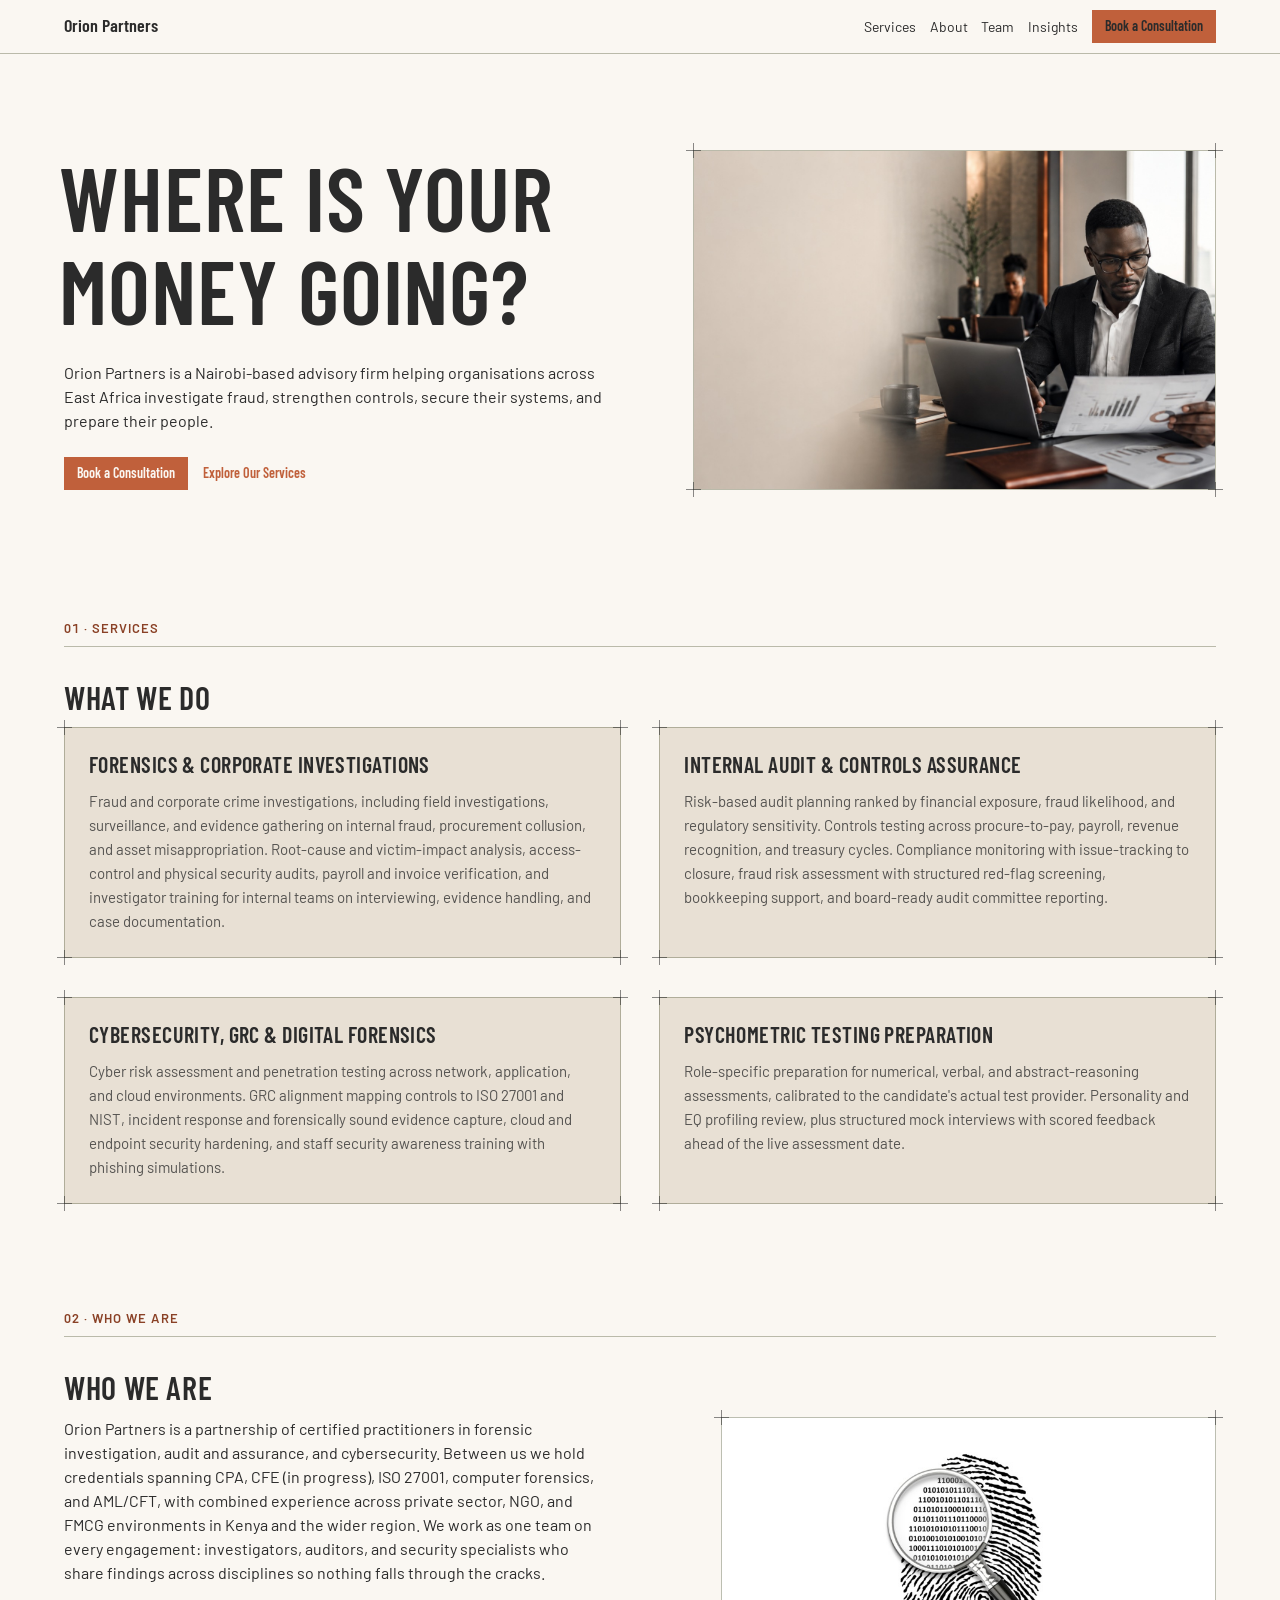
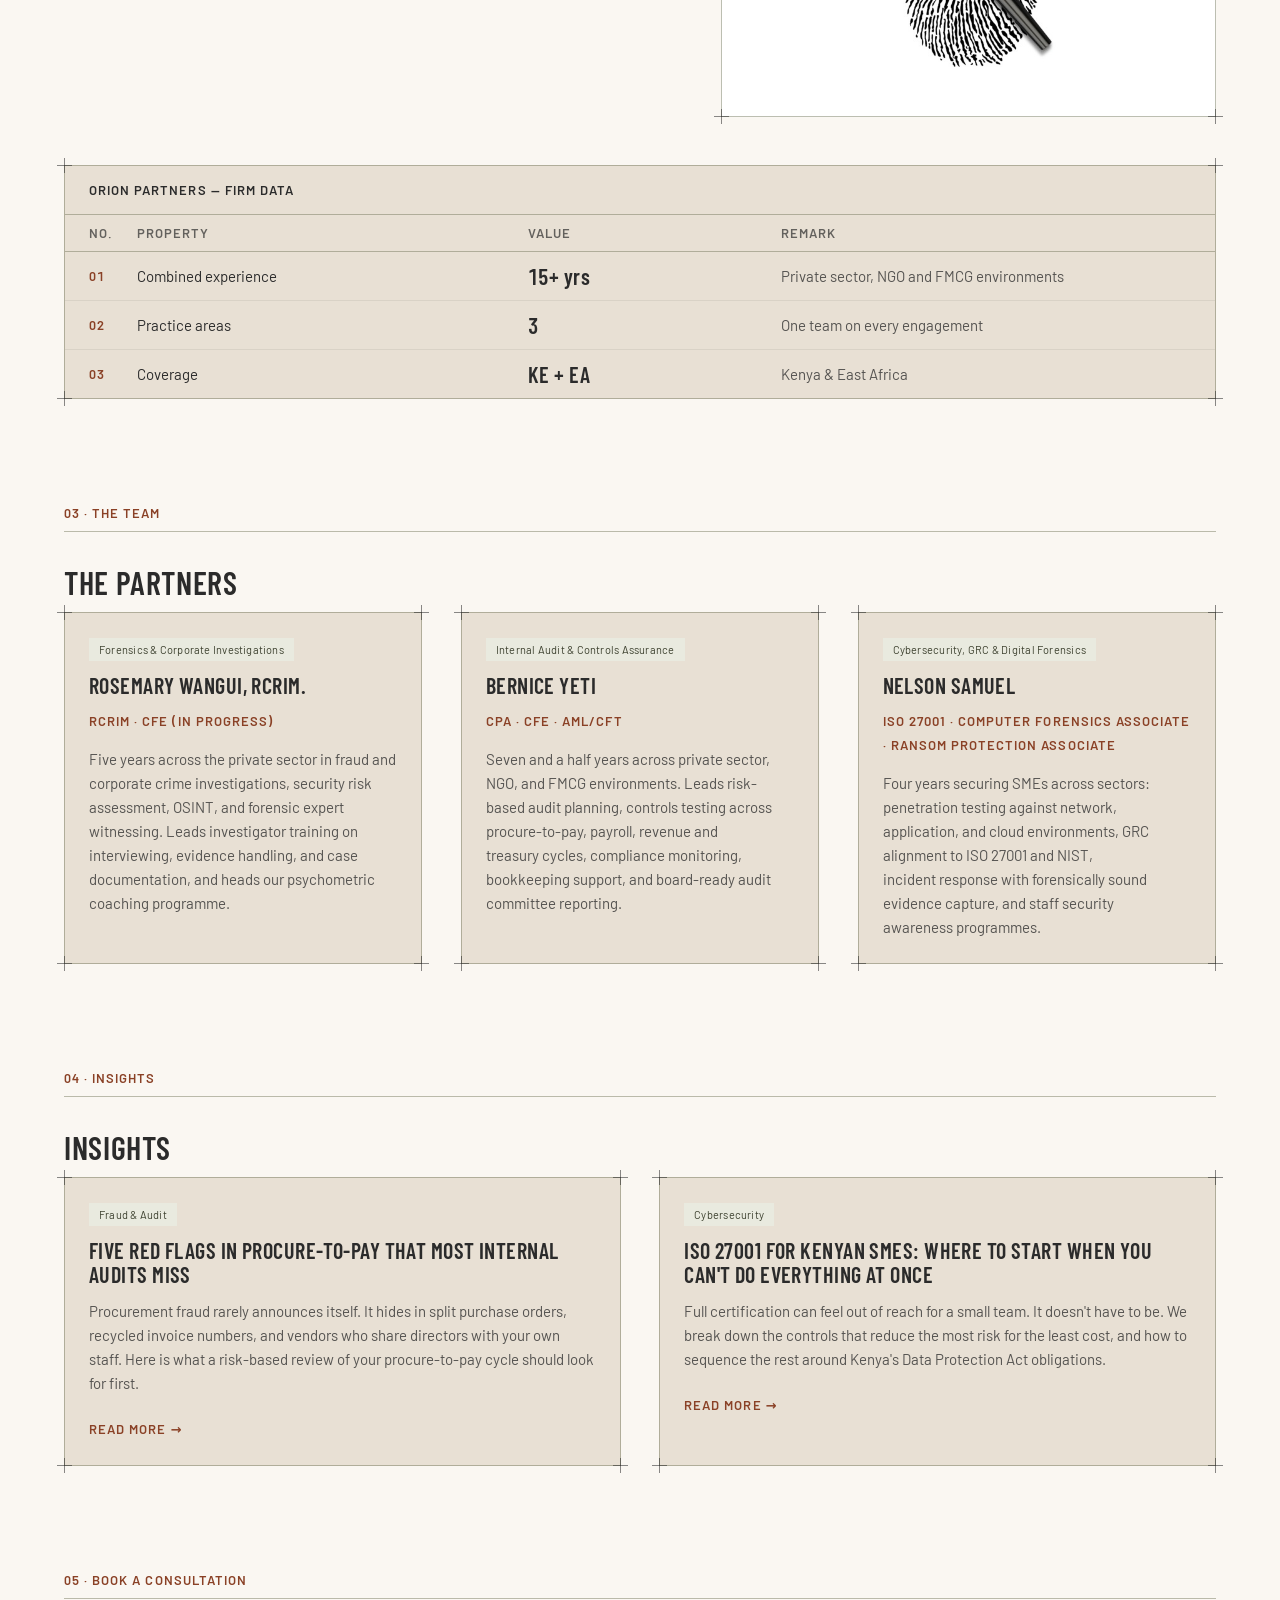
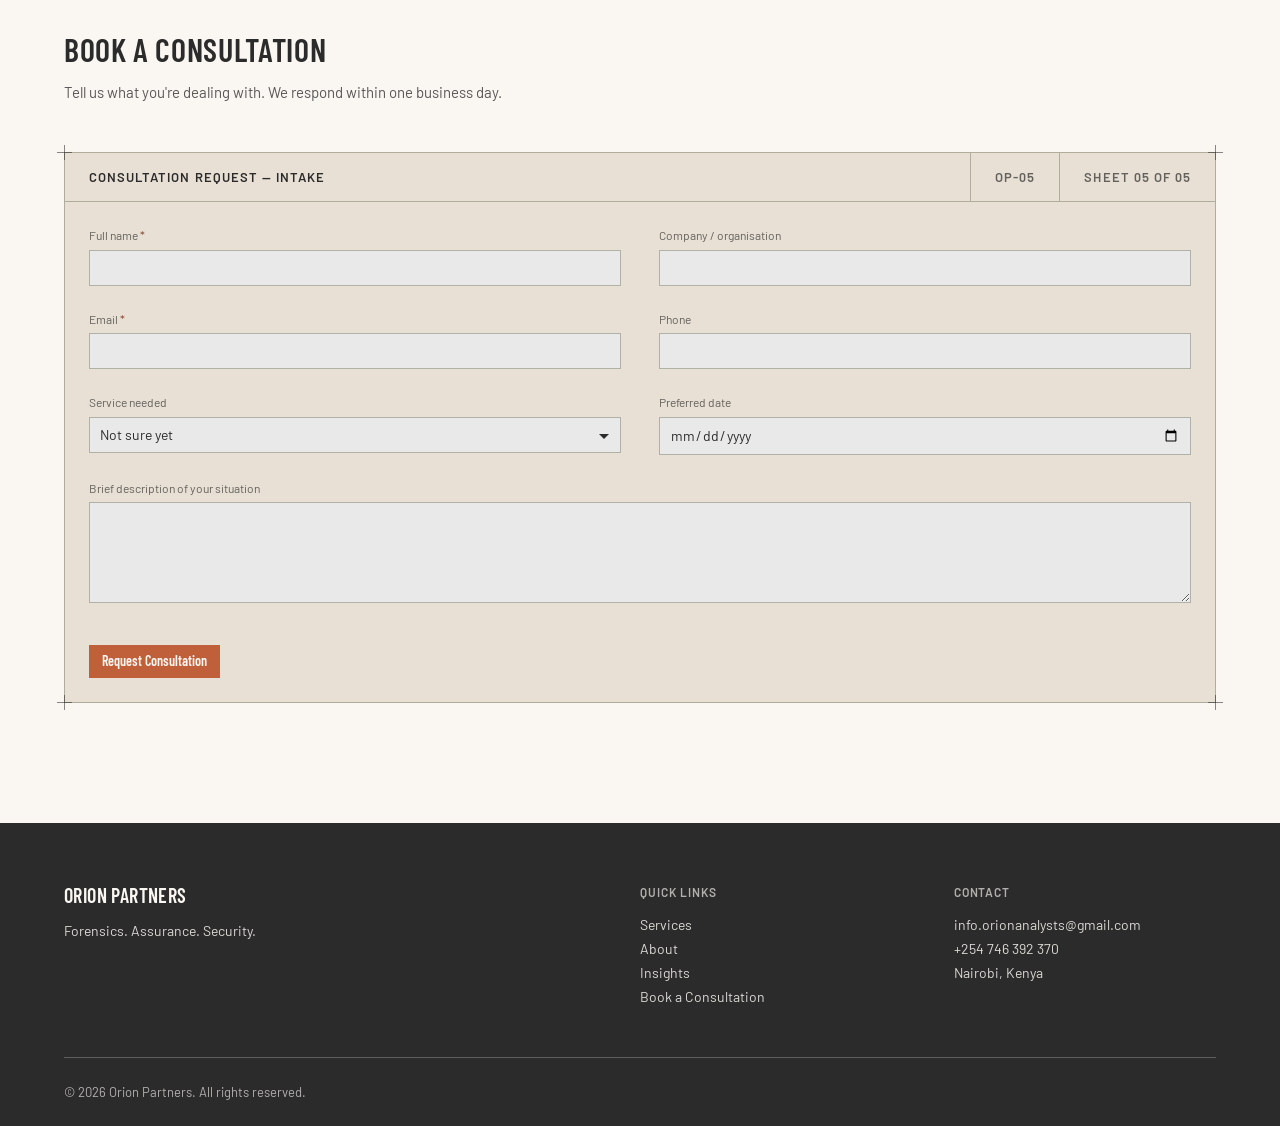
<file: index.html>
<!doctype html>
<html lang="en">
<head>
<meta name="google-site-verification" content="u57QYr5OHp7TSCS9Ex7XiajRSAdqNsbGjLbdNrWhd3o" />
<meta charset="utf-8" />
<meta name="viewport" content="width=device-width, initial-scale=1" />
<title>Orion Partners — Forensics. Assurance. Security.</title>
<link rel="stylesheet" href="styles.css" />
</head>
<body>
<nav class="nav">
  <span class="nav-brand">Orion Partners</span>
  <a href="#services">Services</a>
  <a href="#about">About</a>
  <a href="#team">Team</a>
  <a href="#insights">Insights</a>
  <a class="btn btn-primary" href="#book">Book a Consultation</a>
  <button type="button" class="btn btn-icon nav-toggle" aria-label="Open menu" aria-expanded="false" aria-controls="nav-menu">
    <svg width="18" height="18" viewBox="0 0 24 24" fill="none" stroke="currentColor" stroke-width="1.5" stroke-linecap="round"><line x1="4" y1="7" x2="20" y2="7"/><line x1="4" y1="12" x2="20" y2="12"/><line x1="4" y1="17" x2="20" y2="17"/></svg>
  </button>
</nav>
<div class="nav-menu" id="nav-menu">
  <a href="#services">Services</a>
  <a href="#about">About</a>
  <a href="#team">Team</a>
  <a href="#insights">Insights</a>
  <a href="#book">Book a Consultation</a>
</div>
<div class="wrap">

  <section class="hero">
    <div class="hero-copy">
    <h1 class="display"><span class="line">Where is your</span> <span class="line">money going?</span></h1>
    <p class="sub">Orion Partners is a Nairobi-based advisory firm helping organisations across East Africa investigate fraud, strengthen controls, secure their systems, and prepare their people.</p>
    <div class="row">
      <a class="btn btn-primary" href="#book">Book a Consultation</a>
      <a class="btn btn-ghost" href="#services">Explore Our Services</a>
    </div>
    </div>
    <figure class="hero-fig">
      <i class="corner tl"></i><i class="corner tr"></i><i class="corner bl"></i><i class="corner br"></i>
      <img src="assets/hero.jpg" alt="An Orion Partners consultant reviewing financial charts at a desk" />
    </figure>
  </section>

  <section class="block fade" id="services">
    <span class="kicker">01 · Services</span>
    <hr class="caption-rule" />
    <h2 class="section-title">What we do</h2>
    <div class="cells">
      <div class="cell-frame">
        <i class="corner tl"></i><i class="corner tr"></i><i class="corner bl"></i><i class="corner br"></i>
        <h3>Forensics &amp; Corporate Investigations</h3>
        <p>Fraud and corporate crime investigations, including field investigations, surveillance, and evidence gathering on internal fraud, procurement collusion, and asset misappropriation. Root-cause and victim-impact analysis, access-control and physical security audits, payroll and invoice verification, and investigator training for internal teams on interviewing, evidence handling, and case documentation.</p>
      </div>
      <div class="cell-frame">
        <i class="corner tl"></i><i class="corner tr"></i><i class="corner bl"></i><i class="corner br"></i>
        <h3>Internal Audit &amp; Controls Assurance</h3>
        <p>Risk-based audit planning ranked by financial exposure, fraud likelihood, and regulatory sensitivity. Controls testing across procure-to-pay, payroll, revenue recognition, and treasury cycles. Compliance monitoring with issue-tracking to closure, fraud risk assessment with structured red-flag screening, bookkeeping support, and board-ready audit committee reporting.</p>
      </div>
      <div class="cell-frame">
        <i class="corner tl"></i><i class="corner tr"></i><i class="corner bl"></i><i class="corner br"></i>
        <h3>Cybersecurity, GRC &amp; Digital Forensics</h3>
        <p>Cyber risk assessment and penetration testing across network, application, and cloud environments. GRC alignment mapping controls to ISO 27001 and NIST, incident response and forensically sound evidence capture, cloud and endpoint security hardening, and staff security awareness training with phishing simulations.</p>
      </div>
      <div class="cell-frame">
        <i class="corner tl"></i><i class="corner tr"></i><i class="corner bl"></i><i class="corner br"></i>
        <h3>Psychometric Testing Preparation</h3>
        <p>Role-specific preparation for numerical, verbal, and abstract-reasoning assessments, calibrated to the candidate's actual test provider. Personality and EQ profiling review, plus structured mock interviews with scored feedback ahead of the live assessment date.</p>
      </div>
    </div>
  </section>

  <section class="block fade" id="about">
    <span class="kicker">02 · Who we are</span>
    <hr class="caption-rule" />
    <h2 class="section-title">Who we are</h2>
    <div class="about-grid">
    <p class="about-copy">Orion Partners is a partnership of certified practitioners in forensic investigation, audit and assurance, and cybersecurity. Between us we hold credentials spanning CPA, CFE (in progress), ISO 27001, computer forensics, and AML/CFT, with combined experience across private sector, NGO, and FMCG environments in Kenya and the wider region. We work as one team on every engagement: investigators, auditors, and security specialists who share findings across disciplines so nothing falls through the cracks.</p>
      <figure class="about-fig">
        <i class="corner tl"></i><i class="corner tr"></i><i class="corner bl"></i><i class="corner br"></i>
        <img src="assets/about.jpg" alt="A magnifying glass over a fingerprint made of binary code" />
      </figure>
    </div>
    <div class="plate">
      <i class="corner tl"></i><i class="corner tr"></i><i class="corner bl"></i><i class="corner br"></i>
      <header class="title-block">
        <span class="tb-title">Orion Partners — firm data</span>
      </header>
      <table class="table spec">
        <colgroup><col class="c-num"><col class="c-prop"><col class="c-val"><col class="c-rem"></colgroup>
        <thead>
          <tr><th scope="col">No.</th><th scope="col">Property</th><th scope="col">Value</th><th scope="col">Remark</th></tr>
        </thead>
        <tbody>
          <tr><td class="s-num">01</td><td class="s-prop">Combined experience</td><td class="s-val">15+ yrs</td><td class="s-rem">Private sector, NGO and FMCG environments</td></tr>
          <tr><td class="s-num">02</td><td class="s-prop">Practice areas</td><td class="s-val">3</td><td class="s-rem">One team on every engagement</td></tr>
          <tr><td class="s-num">03</td><td class="s-prop">Coverage</td><td class="s-val">KE + EA</td><td class="s-rem">Kenya &amp; East Africa</td></tr>
        </tbody>
      </table>
    </div>
  </section>

  <section class="block fade" id="team">
    <span class="kicker">03 · The team</span>
    <hr class="caption-rule" />
    <h2 class="section-title">The partners</h2>
    <div class="cells cells-3">
      <div class="cell-frame">
        <i class="corner tl"></i><i class="corner tr"></i><i class="corner bl"></i><i class="corner br"></i>
        <span class="tag tag-accent">Forensics &amp; Corporate Investigations</span>
        <h3>Rosemary Wangui, RCrim.</h3>
        <p class="creds">RCrim · CFE (in progress)</p>
        <p>Five years across the private sector in fraud and corporate crime investigations, security risk assessment, OSINT, and forensic expert witnessing. Leads investigator training on interviewing, evidence handling, and case documentation, and heads our psychometric coaching programme.</p>
      </div>
      <div class="cell-frame">
        <i class="corner tl"></i><i class="corner tr"></i><i class="corner bl"></i><i class="corner br"></i>
        <span class="tag tag-accent">Internal Audit &amp; Controls Assurance</span>
        <h3>Bernice Yeti</h3>
        <p class="creds">CPA · CFE · AML/CFT</p>
        <p>Seven and a half years across private sector, NGO, and FMCG environments. Leads risk-based audit planning, controls testing across procure-to-pay, payroll, revenue and treasury cycles, compliance monitoring, bookkeeping support, and board-ready audit committee reporting.</p>
      </div>
      <div class="cell-frame">
        <i class="corner tl"></i><i class="corner tr"></i><i class="corner bl"></i><i class="corner br"></i>
        <span class="tag tag-accent">Cybersecurity, GRC &amp; Digital Forensics</span>
        <h3>Nelson Samuel</h3>
        <p class="creds">ISO 27001 · Computer Forensics Associate · Ransom Protection Associate</p>
        <p>Four years securing SMEs across sectors: penetration testing against network, application, and cloud environments, GRC alignment to ISO 27001 and NIST, incident response with forensically sound evidence capture, and staff security awareness programmes.</p>
      </div>
    </div>
  </section>

  <section class="block fade" id="insights">
    <span class="kicker">04 · Insights</span>
    <hr class="caption-rule" />
    <h2 class="section-title">Insights</h2>
    <div class="cells">
      <div class="cell-frame">
        <i class="corner tl"></i><i class="corner tr"></i><i class="corner bl"></i><i class="corner br"></i>
        <span class="tag tag-accent">Fraud &amp; Audit</span>
        <h3>Five red flags in procure-to-pay that most internal audits miss</h3>
        <p>Procurement fraud rarely announces itself. It hides in split purchase orders, recycled invoice numbers, and vendors who share directors with your own staff. Here is what a risk-based review of your procure-to-pay cycle should look for first.</p>
        <a class="more" href="blog-procure-to-pay-red-flags.html">Read more →</a>
      </div>
      <div class="cell-frame">
        <i class="corner tl"></i><i class="corner tr"></i><i class="corner bl"></i><i class="corner br"></i>
        <span class="tag tag-accent">Cybersecurity</span>
        <h3>ISO 27001 for Kenyan SMEs: where to start when you can't do everything at once</h3>
        <p>Full certification can feel out of reach for a small team. It doesn't have to be. We break down the controls that reduce the most risk for the least cost, and how to sequence the rest around Kenya's Data Protection Act obligations.</p>
        <a class="more" href="blog-iso-27001-kenyan-smes.html">Read more →</a>
      </div>
    </div>
  </section>

  <section class="block fade" id="book">
    <span class="kicker">05 · Book a consultation</span>
    <hr class="caption-rule" />
    <h2 class="section-title">Book a consultation</h2>
    <p class="section-sub">Tell us what you're dealing with. We respond within one business day.</p>
    <div class="plate">
      <i class="corner tl"></i><i class="corner tr"></i><i class="corner bl"></i><i class="corner br"></i>
      <header class="title-block">
        <span class="tb-title">Consultation request — intake</span>
        <span class="tb-cell">OP-05</span>
        <span class="tb-cell">Sheet 05 of 05</span>
      </header>
      <form class="form-plate form-grid" id="booking-form" novalidate>
        <div class="field">
          <label for="f-name">Full name <span class="req">*</span></label>
          <input class="input" id="f-name" name="name" type="text" required autocomplete="name" />
          <span class="err">Please enter your full name.</span>
        </div>
        <div class="field">
          <label for="f-org">Company / organisation</label>
          <input class="input" id="f-org" name="org" type="text" autocomplete="organization" />
        </div>
        <div class="field">
          <label for="f-email">Email <span class="req">*</span></label>
          <input class="input" id="f-email" name="email" type="email" required autocomplete="email" />
          <span class="err">Please enter a valid email address.</span>
        </div>
        <div class="field">
          <label for="f-phone">Phone</label>
          <input class="input" id="f-phone" name="phone" type="tel" autocomplete="tel" />
        </div>
        <div class="field">
          <label for="f-service">Service needed</label>
          <select class="input" id="f-service" name="service">
            <option>Not sure yet</option>
            <option>Forensics &amp; Corporate Investigations</option>
            <option>Internal Audit &amp; Controls Assurance</option>
            <option>Cybersecurity, GRC &amp; Digital Forensics</option>
            <option>Psychometric Testing Preparation</option>
          </select>
        </div>
        <div class="field">
          <label for="f-date">Preferred date</label>
          <input class="input" id="f-date" name="date" type="date" />
        </div>
        <div class="field field-full">
          <label for="f-desc">Brief description of your situation</label>
          <textarea class="input" id="f-desc" name="desc" rows="4"></textarea>
        </div>
        <div class="form-actions">
          <button type="submit" class="btn btn-primary">Request Consultation</button>
        </div>
      </form>
      <p class="form-success" id="form-success"><strong>Thank you.</strong> We've received your request and will be in touch within one business day.</p>
    </div>
  </section>

</div>
<footer class="footer">
  <div class="wrap">
    <div class="cols">
      <div>
        <h4>Orion Partners</h4>
        <p>Forensics. Assurance. Security.</p>
      </div>
      <div>
        <span class="foot-kicker">Quick links</span>
        <a href="#services">Services</a>
        <a href="#about">About</a>
        <a href="#insights">Insights</a>
        <a href="#book">Book a Consultation</a>
      </div>
      <div>
        <span class="foot-kicker">Contact</span>
        <a href="mailto:hello@orionpartners.co.ke">info.orionanalysts@gmail.com</a>
        <a href="tel:+254746392370">+254 746 392 370</a>
        <p>Nairobi, Kenya</p>
      </div>
    </div>
    <div class="legal">© 2026 Orion Partners. All rights reserved.</div>
  </div>
</footer>
<script src="script.js"></script>
</body>
</html>
</file>
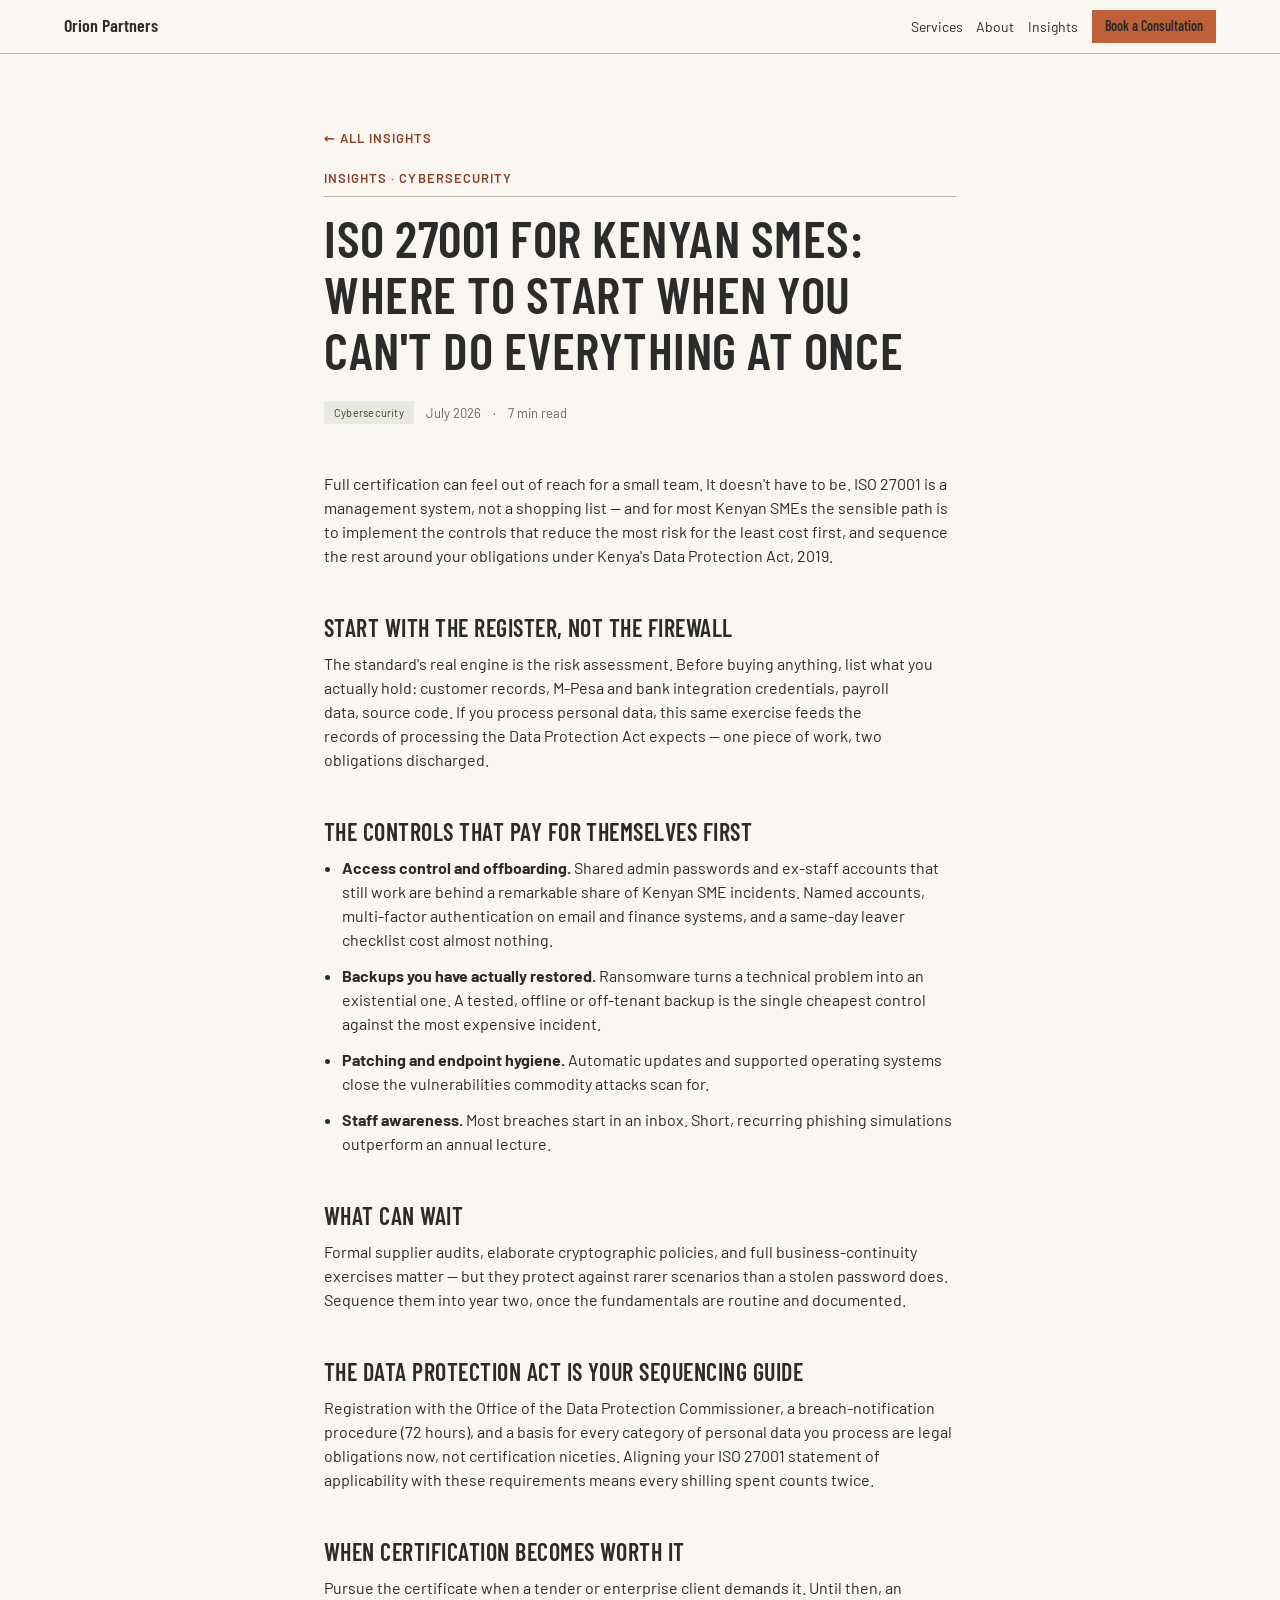
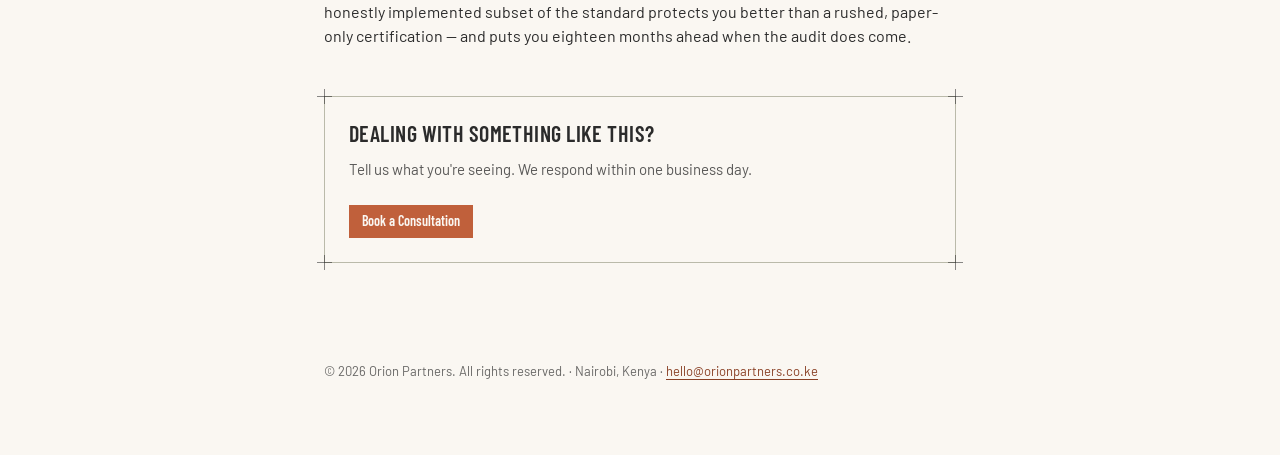
<file: blog-iso-27001-kenyan-smes.html>
<!doctype html>
<html lang="en">
<head>
<meta charset="utf-8" />
<meta name="viewport" content="width=device-width, initial-scale=1" />
<title>ISO 27001 for Kenyan SMEs: where to start when you can't do everything at once — Orion Partners Insights</title>
<meta name="description" content="Full ISO 27001 certification can feel out of reach for a small Kenyan team. Orion Partners breaks down which controls cut the most risk for the least cost, sequenced around the Data Protection Act." />
<meta property="og:title" content="ISO 27001 for Kenyan SMEs: where to start when you can't do everything at once" />
<meta property="og:description" content="Full ISO 27001 certification can feel out of reach for a small Kenyan team. Orion Partners breaks down which controls cut the most risk for the least cost, sequenced around the Data Protection Act." />
<meta property="og:type" content="article" />
<link rel="stylesheet" href="styles.css" />
</head>
<body class="article-page">
<nav class="nav">
  <span class="nav-brand">Orion Partners</span>
  <a href="index.html#services">Services</a>
  <a href="index.html#about">About</a>
  <a href="index.html#insights">Insights</a>
  <a class="btn btn-primary" href="index.html#book">Book a Consultation</a>
</nav>
<div class="wrap">
<article>
  <a class="back" href="index.html#insights">← All insights</a>
  <span class="kicker">Insights · Cybersecurity</span>
  <hr class="caption-rule" />
  <h1>ISO 27001 for Kenyan SMEs: where to start when you can't do everything at once</h1>
  <div class="meta"><span class="tag tag-accent">Cybersecurity</span><span>July 2026</span><span>·</span><span>7 min read</span></div>
  <div class="body">

<p>Full certification can feel out of reach for a small team. It doesn't have to be. ISO 27001 is a management system, not a shopping list — and for most Kenyan SMEs the sensible path is to implement the controls that reduce the most risk for the least cost first, and sequence the rest around your obligations under Kenya's Data Protection Act, 2019.</p>
<h2>Start with the register, not the firewall</h2>
<p>The standard's real engine is the risk assessment. Before buying anything, list what you actually hold: customer records, M-Pesa and bank integration credentials, payroll data, source code. If you process personal data, this same exercise feeds the records of processing the Data Protection Act expects — one piece of work, two obligations discharged.</p>
<h2>The controls that pay for themselves first</h2>
<ul>
<li><strong>Access control and offboarding.</strong> Shared admin passwords and ex-staff accounts that still work are behind a remarkable share of Kenyan SME incidents. Named accounts, multi-factor authentication on email and finance systems, and a same-day leaver checklist cost almost nothing.</li>
<li><strong>Backups you have actually restored.</strong> Ransomware turns a technical problem into an existential one. A tested, offline or off-tenant backup is the single cheapest control against the most expensive incident.</li>
<li><strong>Patching and endpoint hygiene.</strong> Automatic updates and supported operating systems close the vulnerabilities commodity attacks scan for.</li>
<li><strong>Staff awareness.</strong> Most breaches start in an inbox. Short, recurring phishing simulations outperform an annual lecture.</li>
</ul>
<h2>What can wait</h2>
<p>Formal supplier audits, elaborate cryptographic policies, and full business-continuity exercises matter — but they protect against rarer scenarios than a stolen password does. Sequence them into year two, once the fundamentals are routine and documented.</p>
<h2>The Data Protection Act is your sequencing guide</h2>
<p>Registration with the Office of the Data Protection Commissioner, a breach-notification procedure (72 hours), and a basis for every category of personal data you process are legal obligations now, not certification niceties. Aligning your ISO 27001 statement of applicability with these requirements means every shilling spent counts twice.</p>
<h2>When certification becomes worth it</h2>
<p>Pursue the certificate when a tender or enterprise client demands it. Until then, an honestly implemented subset of the standard protects you better than a rushed, paper-only certification — and puts you eighteen months ahead when the audit does come.</p>
  </div>
  <div class="cta">
    <i class="corner tl"></i><i class="corner tr"></i><i class="corner bl"></i><i class="corner br"></i>
    <h3>Dealing with something like this?</h3>
    <p>Tell us what you're seeing. We respond within one business day.</p>
    <a class="btn btn-primary" style="text-decoration:none" href="index.html#book">Book a Consultation</a>
  </div>
</article>
<footer>© 2026 Orion Partners. All rights reserved. · Nairobi, Kenya · <a href="mailto:hello@orionpartners.co.ke">hello@orionpartners.co.ke</a></footer>
</div>
<script src="script.js"></script>
</body>
</html>
</file>
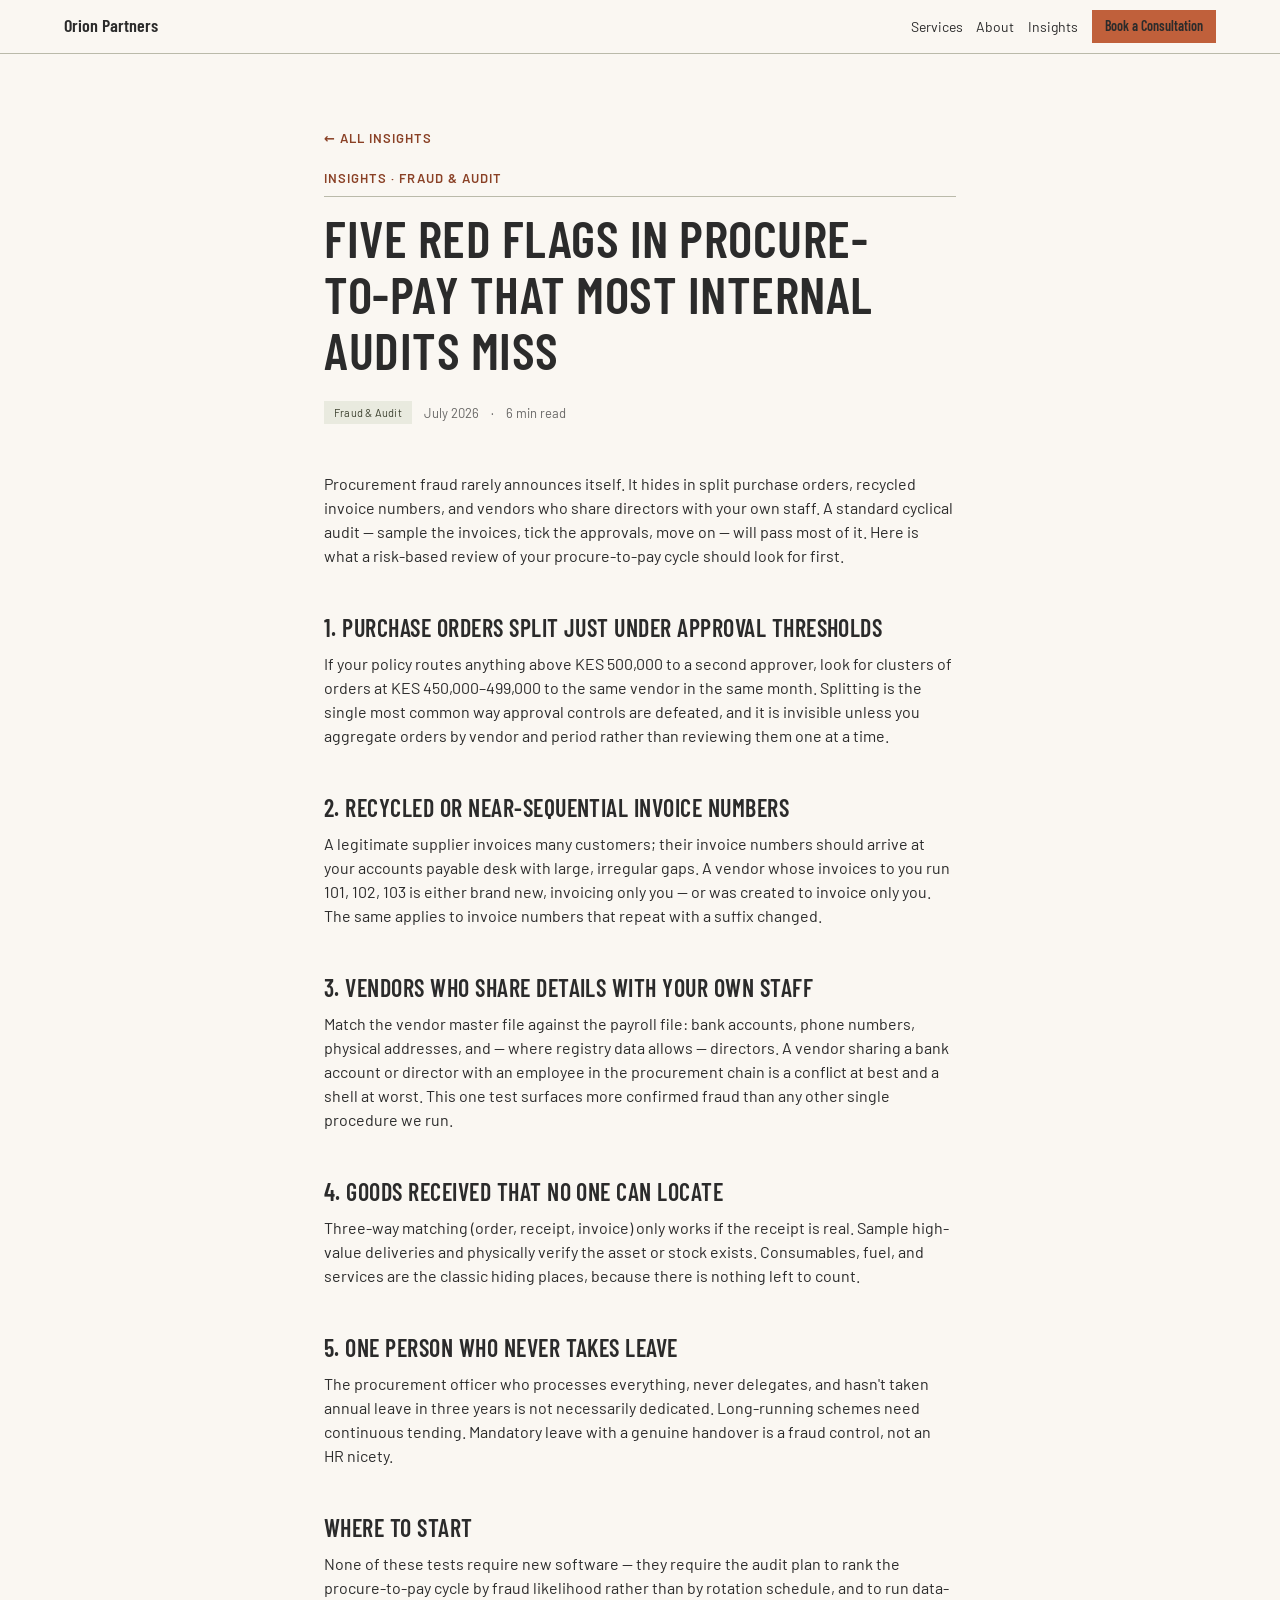
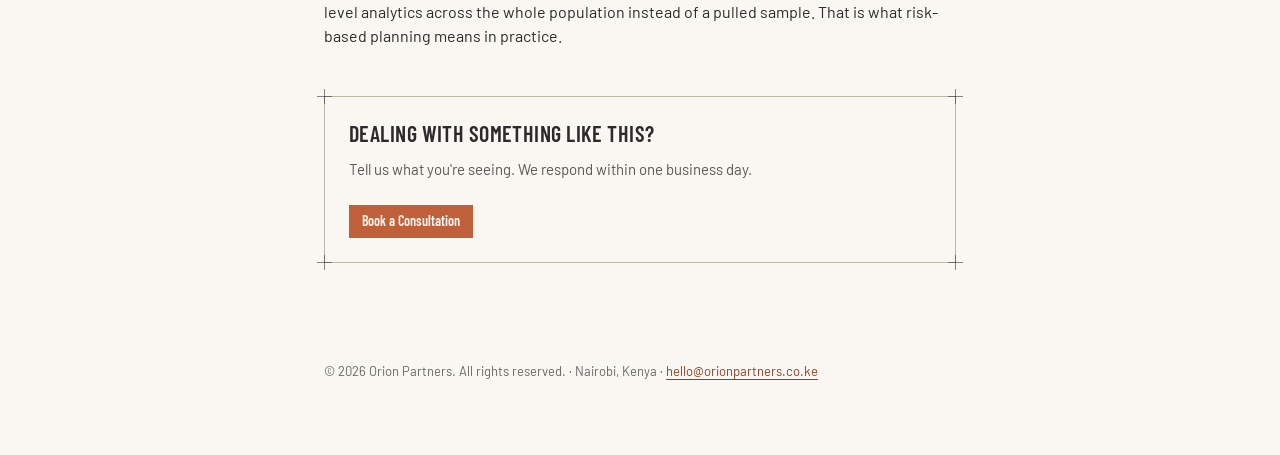
<file: blog-procure-to-pay-red-flags.html>
<!doctype html>
<html lang="en">
<head>
<meta charset="utf-8" />
<meta name="viewport" content="width=device-width, initial-scale=1" />
<title>Five red flags in procure-to-pay that most internal audits miss — Orion Partners Insights</title>
<meta name="description" content="Procurement fraud hides in split purchase orders, recycled invoice numbers, and conflicted vendors. Orion Partners on what a risk-based procure-to-pay review should look for first." />
<meta property="og:title" content="Five red flags in procure-to-pay that most internal audits miss" />
<meta property="og:description" content="Procurement fraud hides in split purchase orders, recycled invoice numbers, and conflicted vendors. Orion Partners on what a risk-based procure-to-pay review should look for first." />
<meta property="og:type" content="article" />
<link rel="stylesheet" href="styles.css" />
</head>
<body class="article-page">
<nav class="nav">
  <span class="nav-brand">Orion Partners</span>
  <a href="index.html#services">Services</a>
  <a href="index.html#about">About</a>
  <a href="index.html#insights">Insights</a>
  <a class="btn btn-primary" href="index.html#book">Book a Consultation</a>
</nav>
<div class="wrap">
<article>
  <a class="back" href="index.html#insights">← All insights</a>
  <span class="kicker">Insights · Fraud & Audit</span>
  <hr class="caption-rule" />
  <h1>Five red flags in procure-to-pay that most internal audits miss</h1>
  <div class="meta"><span class="tag tag-accent">Fraud & Audit</span><span>July 2026</span><span>·</span><span>6 min read</span></div>
  <div class="body">

<p>Procurement fraud rarely announces itself. It hides in split purchase orders, recycled invoice numbers, and vendors who share directors with your own staff. A standard cyclical audit — sample the invoices, tick the approvals, move on — will pass most of it. Here is what a risk-based review of your procure-to-pay cycle should look for first.</p>
<h2>1. Purchase orders split just under approval thresholds</h2>
<p>If your policy routes anything above KES 500,000 to a second approver, look for clusters of orders at KES 450,000–499,000 to the same vendor in the same month. Splitting is the single most common way approval controls are defeated, and it is invisible unless you aggregate orders by vendor and period rather than reviewing them one at a time.</p>
<h2>2. Recycled or near-sequential invoice numbers</h2>
<p>A legitimate supplier invoices many customers; their invoice numbers should arrive at your accounts payable desk with large, irregular gaps. A vendor whose invoices to you run 101, 102, 103 is either brand new, invoicing only you — or was created to invoice only you. The same applies to invoice numbers that repeat with a suffix changed.</p>
<h2>3. Vendors who share details with your own staff</h2>
<p>Match the vendor master file against the payroll file: bank accounts, phone numbers, physical addresses, and — where registry data allows — directors. A vendor sharing a bank account or director with an employee in the procurement chain is a conflict at best and a shell at worst. This one test surfaces more confirmed fraud than any other single procedure we run.</p>
<h2>4. Goods received that no one can locate</h2>
<p>Three-way matching (order, receipt, invoice) only works if the receipt is real. Sample high-value deliveries and physically verify the asset or stock exists. Consumables, fuel, and services are the classic hiding places, because there is nothing left to count.</p>
<h2>5. One person who never takes leave</h2>
<p>The procurement officer who processes everything, never delegates, and hasn't taken annual leave in three years is not necessarily dedicated. Long-running schemes need continuous tending. Mandatory leave with a genuine handover is a fraud control, not an HR nicety.</p>
<h2>Where to start</h2>
<p>None of these tests require new software — they require the audit plan to rank the procure-to-pay cycle by fraud likelihood rather than by rotation schedule, and to run data-level analytics across the whole population instead of a pulled sample. That is what risk-based planning means in practice.</p>
  </div>
  <div class="cta">
    <i class="corner tl"></i><i class="corner tr"></i><i class="corner bl"></i><i class="corner br"></i>
    <h3>Dealing with something like this?</h3>
    <p>Tell us what you're seeing. We respond within one business day.</p>
    <a class="btn btn-primary" style="text-decoration:none" href="index.html#book">Book a Consultation</a>
  </div>
</article>
<footer>© 2026 Orion Partners. All rights reserved. · Nairobi, Kenya · <a href="mailto:hello@orionpartners.co.ke">hello@orionpartners.co.ke</a></footer>
</div>
<script src="script.js"></script>
</body>
</html>
</file>
<file: styles.css>
/* Orion Partners — site stylesheet
   Layer 1: design tokens + component classes (Industry design system)
   Layer 2: landing page
   Layer 3: article pages (scoped under .article-page) */

/* Industry — design-system tokens and component classes. This file is the source of truth for the system's look; retune it here and see readme.md. */
@import url('https://fonts.googleapis.com/css2?family=Barlow:wght@400;500;700&family=Barlow+Condensed:wght@400;600&display=swap');

:root {
  --color-bg: #f2f2f3;
  --color-surface: #e9e9ea;
  --color-text: #1d1f20;
  --color-accent: #5980a6;
  --color-accent-2: #728fab;
  --color-divider: color-mix(in srgb, #1d1f20 16%, transparent);

  /* Tonal ramps — generated in OKLCH on one shared lightness scale, so the
     same step of any role matches the others in visual value. */
  --color-neutral-100: #f5f5f8;
  --color-neutral-200: #e7e7ea;
  --color-neutral-300: #d4d4d7;
  --color-neutral-400: #b7b7ba;
  --color-neutral-500: #98989b;
  --color-neutral-600: #7a7a7d;
  --color-neutral-700: #5d5d60;
  --color-neutral-800: #424244;
  --color-neutral-900: #2b2b2d;

  --color-accent-100: #eef6ff;
  --color-accent-200: #d6ebff;
  --color-accent-300: #b5d9fd;
  --color-accent-400: #94bce3;
  --color-accent-500: #749dc4;
  --color-accent-600: #597ea3;
  --color-accent-700: #416180;
  --color-accent-800: #2c455d;
  --color-accent-900: #1d2d3d;

  --color-accent-2-100: #eef6ff;
  --color-accent-2-200: #d6ebff;
  --color-accent-2-300: #bdd8f2;
  --color-accent-2-400: #9ebbd8;
  --color-accent-2-500: #7e9cb8;
  --color-accent-2-600: #627d98;
  --color-accent-2-700: #486077;
  --color-accent-2-800: #314457;
  --color-accent-2-900: #1f2d3a;

  --font-heading: "Barlow Condensed", system-ui, sans-serif;
  --font-heading-weight: 600;
  --font-body: "Barlow", system-ui, sans-serif;

  --space-1: 3.4px;
  --space-2: 6.8px;
  --space-3: 10.2px;
  --space-4: 13.6px;
  --space-6: 20.4px;
  --space-8: 27.2px;

  --radius-sm: 2px;
  --radius-md: 4px;
  --radius-lg: 7px;

  /* Elevation — derived from the ground: soft ink-tinted shadows on a
     light theme, a hairline edge + ambient darkness on a dark one. */
  --shadow-sm: 0 1px 2px color-mix(in srgb, #2b2b2d 14%, transparent);
  --shadow-md: 0 3px 10px color-mix(in srgb, #2b2b2d 16%, transparent);
  --shadow-lg: 0 12px 32px color-mix(in srgb, #2b2b2d 22%, transparent);
}

body {
  background: var(--color-bg);
  color: var(--color-text);
  font-family: var(--font-body);
}
h1, h2, h3, h4 { font-family: var(--font-heading); font-weight: var(--font-heading-weight); }

.blueprint {
  position: relative;
  border: 1px solid var(--color-divider);
  border-radius: 0;
}
/* The overlay image treatments (halftone, duotone) clip their overlay
   (overflow:hidden); a blueprint wrapper draws its registration marks
   outside the box, so when both classes share a wrapper the frame must
   win. */
.blueprint.halftone, .blueprint.plate, .blueprint.duotone { overflow: visible; }
.blueprint > .corner {
  position: absolute; width: 11px; height: 11px;
  color: color-mix(in srgb, var(--color-text) 55%, transparent);
}
.blueprint > .corner::before, .blueprint > .corner::after {
  content: ""; position: absolute; background: currentColor;
}
.blueprint > .corner::before { left: 5px; top: 0; width: 1px; height: 100%; }
.blueprint > .corner::after  { top: 5px; left: 0; width: 100%; height: 1px; }
.blueprint > .corner.tl { top: -6px; left: -6px; }
.blueprint > .corner.tr { top: -6px; right: -6px; }
.blueprint > .corner.bl { bottom: -6px; left: -6px; }
.blueprint > .corner.br { bottom: -6px; right: -6px; }

.duotone{position:relative;overflow:hidden}
.duotone::after{content:"";position:absolute;inset:0;pointer-events:none;
  background:var(--color-accent);mix-blend-mode:color}

/* ══════════════════════════════════════════════════════════════════════════
   Components — built with the tokens above. Plain CSS
   on plain HTML: no JavaScript, no build step. Each class is documented in
   readme.md and demonstrated in foundations/ and components/.
   ══════════════════════════════════════════════════════════════════════ */

*, *::before, *::after { box-sizing: border-box; }
body { margin: 0; font-size: 15px; line-height: 1.55; font-weight: 400; }
h1, h2, h3, h4, h5, h6 {
  font-family: var(--font-heading); font-weight: var(--font-heading-weight);
  line-height: 1.12; letter-spacing: -0.015em; margin: 0 0 var(--space-2);
}
h1 { font-size: 42px; }
h2 { font-size: 32px; }
h3 { font-size: 25px; }
h4 { font-size: 20px; }
h5 { font-size: 16px; }
h6 { font-size: 13px; }
h6 { letter-spacing: 0.08em; text-transform: uppercase; }
p { margin: 0 0 var(--space-3); }
a { color: var(--color-accent); text-underline-offset: 3px; }
img { display: block; max-width: 100%; }
figure { margin: 0; }
figcaption {
  font-size: 11px; margin-top: var(--space-1);
  color: color-mix(in srgb, var(--color-text) 55%, transparent);
}
.text-muted { color: color-mix(in srgb, var(--color-text) 55%, transparent); }
:focus { outline: none; }
:focus-visible { outline: 2px solid var(--color-accent); outline-offset: 2px; }
::selection { background: color-mix(in srgb, var(--color-accent) 30%, transparent); }

/* — rules — */
.hr {
  height: 1px; border: 0; margin: var(--space-4) 0;
  background: var(--color-divider);
}

/* — buttons — */
.btn {
  display: inline-flex; align-items: center; justify-content: center; gap: 6px;
  cursor: pointer; text-decoration: none;
  font-family: var(--font-heading); font-weight: var(--font-heading-weight);
  font-size: 14px; line-height: 1.2; color: var(--color-text); /* matches the .input's 14px —
     the pair sits side by side in sign-up rows */
  background: transparent; border: 1px solid transparent;
  padding: var(--space-2) calc(var(--space-3) * 1.2);
  border-radius: var(--radius-md);
}
.btn svg { display: block; }
.btn:disabled { opacity: 0.45; cursor: not-allowed; }
.btn-primary { background: var(--color-accent); color: var(--color-bg); }
.btn-primary:hover { background: var(--color-accent-600); }
.btn-primary:active { background: var(--color-accent-700); }
.btn-secondary { border-color: var(--color-divider); }
.btn-secondary:hover { background: color-mix(in srgb, var(--color-text) 7%, transparent); }
.btn-secondary:active { background: color-mix(in srgb, var(--color-text) 14%, transparent); }
.btn-ghost { color: var(--color-accent); padding-inline: var(--space-1); }
.btn-ghost:hover { background: color-mix(in srgb, var(--color-accent) 10%, transparent); }
.btn-ghost:active { background: color-mix(in srgb, var(--color-accent) 18%, transparent); }
.btn-icon { width: 36px; height: 36px; padding: 0; }
.btn-block { width: 100%; margin-top: var(--space-2); }

/* — forms — */
.field > label {
  display: block; font-size: 12px; margin-bottom: 5px;
  color: color-mix(in srgb, var(--color-text) 70%, transparent);
}
.input {
  width: 100%; min-height: 36px; padding: 6px 10px; font: inherit;
  font-size: 14px; color: var(--color-text); caret-color: var(--color-accent);
  background: var(--color-surface);
  border: 1px solid var(--color-divider); border-radius: var(--radius-md);
}
.input:hover { border-color: color-mix(in srgb, var(--color-text) 45%, transparent); }
.input:focus-visible { border-color: var(--color-accent); outline-offset: 0; }
textarea.input { min-height: 90px; resize: vertical; }
.radio { display: inline-flex; align-items: center; gap: 8px; cursor: pointer; font-size: 14px; }
.radio input, .seg-opt input {
  position: absolute; opacity: 0; width: 0; height: 0; pointer-events: none;
}
.radio .dot {
  width: 16px; height: 16px; flex: none; border-radius: 50%;
  border: 1.5px solid var(--color-divider);
}
.radio:hover .dot { border-color: var(--color-accent); }
.radio input:checked + .dot {
  border-color: var(--color-accent); background: var(--color-accent);
  box-shadow: inset 0 0 0 4px var(--color-bg);
}
.radio input:focus-visible + .dot { outline: 2px solid var(--color-accent); outline-offset: 2px; }
.seg {
  display: inline-flex; overflow: hidden;
  border: 1px solid var(--color-divider); border-radius: var(--radius-md);
}
.seg-opt {
  display: inline-flex; align-items: center; gap: 6px;
  padding: 7px 12px; font-size: 13px; cursor: pointer;
}
.seg-opt + .seg-opt { border-left: 1px solid var(--color-divider); }
.seg-opt:has(input:checked) { background: var(--color-accent); color: var(--color-bg); }
.seg-opt:not(:has(input:checked)):hover { background: color-mix(in srgb, var(--color-text) 7%, transparent); }
.seg-opt:has(input:focus-visible) { outline: 2px solid var(--color-accent); outline-offset: -2px; }

/* — cards — */
.card {
  display: flex; flex-direction: column; gap: var(--space-2);
  padding: var(--space-3); border-radius: var(--radius-md); background: var(--color-surface);
}
.card-kicker { font-size: 10px; letter-spacing: 0.1em; text-transform: uppercase; color: var(--color-accent); }
.card-title {
  font-family: var(--font-heading); font-weight: var(--font-heading-weight);
  font-size: 17px; line-height: 1.2;
}
.card-body { margin: 0; font-size: 13px; opacity: 0.8; flex: 1; }
.card-meta {
  display: flex; align-items: center; gap: 6px; font-size: 11px;
  color: color-mix(in srgb, var(--color-text) 50%, transparent);
}
.elev-sm { box-shadow: var(--shadow-sm); }
.elev-md { box-shadow: var(--shadow-md); }
.elev-lg { box-shadow: var(--shadow-lg); }

/* — tags — */
.tag {
  display: inline-flex; align-items: center; font-size: 11px;
  letter-spacing: 0.02em; padding: 3px 10px;
  border-radius: calc(var(--radius-md) * 0.75);
}
.tag-accent { background: var(--color-accent-100); color: var(--color-accent-800); }
.tag-accent-2 { background: var(--color-accent-2-100); color: var(--color-accent-2-800); }
.tag-neutral { background: var(--color-neutral-100); color: var(--color-neutral-800); }
.tag-outline { border: 1px solid var(--color-accent); color: var(--color-accent); }

/* — navigation — */
.nav {
  display: flex; align-items: center; gap: var(--space-4);
  padding: var(--space-3) var(--space-4);
  border-bottom: none;
}
.nav-brand {
  font-family: var(--font-heading); font-weight: var(--font-heading-weight);
  font-size: 18px; margin-right: auto;
}
.nav a { color: inherit; text-decoration: none; font-size: 14px; }
.nav a:hover, .nav a[aria-current='page'] { color: var(--color-accent); }

/* — tables — */
.table { width: 100%; border-collapse: collapse; font-size: 14px; }
.table th {
  text-align: left; font-size: 11px; letter-spacing: 0.08em; text-transform: uppercase;
  color: color-mix(in srgb, var(--color-text) 60%, transparent);
  padding: var(--space-2); border-bottom: 1px solid var(--color-divider);
}
.table td {
  padding: var(--space-2);
  border-bottom: 1px solid color-mix(in srgb, var(--color-text) 8%, transparent);
}
.table tbody tr:hover { background: color-mix(in srgb, var(--color-text) 4%, transparent); }

/* — dialog — */
.dialog-backdrop {
  position: fixed; inset: 0; display: grid; place-items: center;
  padding: var(--space-4);
  background: color-mix(in srgb, var(--color-neutral-900) 50%, transparent);
}
.dialog {
  width: min(440px, 100%); display: flex; flex-direction: column; gap: var(--space-3);
  padding: var(--space-4); border-radius: var(--radius-lg);
  background: var(--color-surface); box-shadow: var(--shadow-lg);
}
.dialog-title {
  font-family: var(--font-heading); font-weight: var(--font-heading-weight);
  font-size: 20px;
}
.dialog-body { font-size: 14px; opacity: 0.85; }
.dialog-actions { display: flex; justify-content: flex-end; gap: var(--space-2); margin-top: var(--space-2); }

/* — blueprint frame: components are wireframe objects (see .blueprint
     and .corner above) — square, transparent, hairline-bordered — */
.card, .btn, .input, .tag, .seg, .dialog { border-radius: 0; }
.card, .dialog { background: transparent; border: 1px solid var(--color-divider); }
.btn { border: 1px solid var(--color-divider); }
.btn-primary { border-color: var(--color-accent); }
.btn-ghost { border-color: transparent; }



/* ============ landing page ============ */

/* Page scaffolding — layout and web-scale sizing only; every color, font,
   radius and shadow comes from the Industry design system stylesheet.
   Rhythm: 24px leading unit, 12px half-step. */
:root {
  --leading: 24px;
  --half: 12px;
  --edge: clamp(20px, 5vw, 72px);
  --measure: 60ch;
}
html { scroll-behavior: smooth; }
@media (prefers-reduced-motion: reduce) { html { scroll-behavior: auto; } }
body { margin: 0; text-wrap: pretty; }
a { color: var(--color-accent-700); }
a:hover { color: var(--color-accent-800); }
.wrap { max-width: 1600px; margin: 0 auto; padding: 0 var(--edge); }

/* — sticky masthead — */
.nav { position: sticky; top: 0; z-index: 50; background: var(--color-bg);
  border-bottom: 1px solid var(--color-divider);
  padding-inline: max(var(--edge), calc((100% - 1600px) / 2 + var(--edge))); }
.nav a { white-space: nowrap; }
.nav .btn { white-space: nowrap; }
.nav-toggle { display: none; }
@media (max-width: 768px) {
  .nav > a { display: none; }
  .nav-toggle { display: inline-flex; }
}
.nav-menu { display: none; position: fixed; z-index: 49; left: 0; right: 0;
  background: var(--color-bg); border-bottom: 1px solid var(--color-divider);
  padding: var(--half) var(--edge) var(--leading); }
.nav-menu.open { display: grid; gap: var(--half); }
.nav-menu a { color: inherit; text-decoration: none; font-size: 16px;
  line-height: var(--leading); padding: var(--half) 0; min-height: 44px;
  display: flex; align-items: center; border-bottom: 1px solid var(--color-divider); }
.nav-menu a:hover { color: var(--color-accent-700); }

/* — caption rules (label above a drawn 1px rule; content seats below) — */
.kicker {
  display: block; font-size: 13px; line-height: var(--half);
  letter-spacing: 0.08em; text-transform: uppercase; font-weight: 600;
  color: var(--color-accent-700);
  font-feature-settings: "tnum" 1;
  margin: 0 0 var(--half);
}
.caption-rule { height: 1px; border: 0; margin: 0 0 calc(var(--leading) - var(--half));
  background: var(--color-divider); }

/* — hero — */
.hero { padding: calc(4 * var(--leading)) 0 calc(3 * var(--leading)); }
.display {
  font-family: var(--font-heading); font-weight: var(--font-heading-weight);
  font-size: clamp(48px, 7vw, 96px);
  line-height: clamp(50px, 7.3vw, 100px);
  letter-spacing: 0.01em; text-transform: uppercase; margin: 0;
  margin-left: -0.052em;
  text-box: trim-both cap alphabetic;
}
.display .line { display: block; }
.hero .sub { font-size: 16px; line-height: var(--leading); max-width: var(--measure);
  margin: calc(1.5 * var(--leading) - 1cap) 0 0;
  text-box: trim-both cap alphabetic; }
.hero .row { display: flex; gap: var(--space-3); flex-wrap: wrap; margin-top: var(--leading); }
a.btn { text-decoration: none; }


/* — hero photo beside heading — */
.hero { display: grid; grid-template-columns: 1.05fr 0.95fr; gap: clamp(24px, 4vw, 64px); align-items: center; }
.hero-fig { position: relative; border: 1px solid var(--color-divider); align-self: stretch; min-height: 340px; margin: 0; }
.hero-fig img, .about-fig img { position: absolute; inset: 0; width: 100%; height: 100%; object-fit: cover; display: block; }
/* — who-we-are: copy + duotoned photo side by side — */
.about-grid { display: grid; grid-template-columns: minmax(0, 1.1fr) minmax(0, 0.9fr); gap: clamp(24px, 4vw, 64px); align-items: stretch; margin-top: calc(var(--leading) - var(--half)); }
.about-grid .about-copy { margin-top: 0; }
.about-fig { position: relative; border: 1px solid var(--color-divider); min-height: 300px; margin: 0; background: #fff; }
.about-fig > img { object-fit: contain; padding: var(--leading); box-sizing: border-box; }
.about-fig .duotone-wrap { position: absolute; inset: 0; overflow: hidden; }
.about-fig .duotone-wrap img { filter: grayscale(1) contrast(0.95); }
.about-fig .duotone-wrap::after { content: ""; position: absolute; inset: 0; pointer-events: none; background: var(--color-accent); mix-blend-mode: color; }
@media (max-width: 880px) {
  .hero { grid-template-columns: 1fr; }
  .hero-fig { min-height: 260px; }
  .about-grid { grid-template-columns: 1fr; }
  .about-fig { min-height: 240px; }
}

/* — sections — */
section[id] { scroll-margin-top: calc(3 * var(--leading)); }
.block { padding: calc(2.5 * var(--leading)) 0 calc(2 * var(--leading)); }
.block > .caption-rule { margin-bottom: calc(var(--leading) + 8px); }
.section-title { font-family: var(--font-heading); font-weight: var(--font-heading-weight);
  font-size: 32px; line-height: calc(1.5 * var(--leading)); letter-spacing: 0.02em;
  text-transform: uppercase; margin: 0; text-box: trim-both cap alphabetic; }
.section-sub { font-size: 15px; line-height: var(--leading);
  color: color-mix(in srgb, var(--color-text) 78%, transparent);
  margin: calc(var(--leading) - 1cap) 0 0; max-width: var(--measure);
  text-box: trim-both cap alphabetic; }

/* — wireframe cells (the system's card grammar: square, thin-bordered,
   registration-cross corners, no surface fill) — */
.cells { display: grid; grid-template-columns: repeat(2, 1fr); gap: clamp(24px, 3vw, 48px);
  margin-top: calc(var(--leading) - var(--half)); }
.cell-frame { position: relative; border: 1px solid var(--color-divider);
  padding: var(--leading); background: var(--color-sand); }
.corner { position: absolute; width: 15px; height: 15px;
  color: color-mix(in srgb, var(--color-text) 55%, transparent); pointer-events: none; }
.corner::before { content: ""; position: absolute; left: 7px; top: 0; width: 1px; height: 100%; background: currentColor; }
.corner::after  { content: ""; position: absolute; top: 7px; left: 0; width: 100%; height: 1px; background: currentColor; }
.corner.tl { top: -8px; left: -8px; }
.corner.tr { top: -8px; right: -8px; }
.corner.bl { bottom: -8px; left: -8px; }
.corner.br { bottom: -8px; right: -8px; }
.cell-frame h3 { font-family: var(--font-heading); font-weight: var(--font-heading-weight);
  font-size: 22px; line-height: var(--leading); letter-spacing: 0.02em; text-transform: uppercase;
  margin: 0; text-box: trim-both cap alphabetic; }
.cell-frame p { font-size: 15px; line-height: var(--leading); margin: calc(var(--leading) - 1cap) 0 0;
  color: color-mix(in srgb, var(--color-text) 78%, transparent);
  text-box: trim-both cap alphabetic; }
.cell-frame .tag { margin-bottom: var(--half); }
.cell-frame .creds { font-size: 13px; font-weight: 600; letter-spacing: 0.08em; text-transform: uppercase;
  color: var(--color-accent-700); margin-top: var(--half); }
.cells-3 { grid-template-columns: repeat(3, 1fr); }
@media (max-width: 1024px) { .cells-3 { grid-template-columns: 1fr; } }
.cell-frame .more { display: inline-block; margin-top: var(--leading);
  font-size: 13px; font-weight: 600; letter-spacing: 0.08em; text-transform: uppercase;
  text-decoration: none; }
.cell-frame .more:hover { text-decoration: underline; }

/* — about — */
.about-copy { font-size: 16px; line-height: var(--leading); max-width: var(--measure);
  margin: calc(var(--leading) - 1cap) 0 0; text-box: trim-both cap alphabetic; }

/* — spec plate (title block + numbered datasheet rows) — */
.plate { position: relative; border: 1px solid var(--color-divider);
  margin-top: calc(2 * var(--leading)); background: var(--color-sand); }
.title-block { display: flex; flex-wrap: wrap; align-items: stretch;
  border-bottom: 1px solid var(--color-divider); }
.title-block > span { padding: var(--half) var(--leading);
  font-size: 13px; line-height: var(--leading); letter-spacing: 0.08em;
  text-transform: uppercase; font-weight: 600; font-feature-settings: "tnum" 1; }
.tb-title { flex: 1; min-width: 16ch; }
.tb-cell { border-left: 1px solid var(--color-divider); white-space: nowrap;
  color: color-mix(in srgb, var(--color-text) 70%, transparent); }
.spec { table-layout: fixed; }
.spec col.c-num { width: calc(3 * var(--leading)); }
.spec col.c-prop { width: 34%; }
.spec col.c-val { width: 22%; }
.spec th, .spec td { padding: var(--half) var(--leading) var(--half) 0; vertical-align: middle; }
.spec th:first-child, .spec td:first-child { padding-left: var(--leading); }
.spec th { font-size: 13px; line-height: var(--half); font-weight: 600;
  color: color-mix(in srgb, var(--color-text) 70%, transparent); }
.spec td { font-size: 15px; line-height: var(--leading); }
.spec .s-num { font-size: 13px; font-weight: 600; letter-spacing: 0.08em;
  color: var(--color-accent-700); font-feature-settings: "tnum" 1; }
.spec .s-val { font-family: var(--font-heading); font-weight: var(--font-heading-weight);
  font-size: 22px; line-height: var(--leading); letter-spacing: 0.02em;
  font-feature-settings: "tnum" 1; white-space: nowrap; }
.spec .s-rem { color: color-mix(in srgb, var(--color-text) 78%, transparent); }
.spec tbody tr:last-child td { border-bottom: 0; }
.spec tbody tr:hover { background: none; }

/* — booking form on its own drawn plate — */
.form-plate { padding: var(--leading); }
.form-grid { display: grid; grid-template-columns: 1fr 1fr;
  gap: var(--leading) clamp(24px, 3vw, 48px); }
.form-grid .field-full { grid-column: 1 / -1; }
.field > label { display: block; font-size: 12px; margin-bottom: 5px;
  color: color-mix(in srgb, var(--color-text) 70%, transparent); }
.field .req { color: var(--color-accent-700); }
select.input { appearance: none; background-image:
  linear-gradient(45deg, transparent 49%, currentColor 51%),
  linear-gradient(135deg, currentColor 49%, transparent 51%);
  background-position: calc(100% - 16px) 55%, calc(100% - 11px) 55%;
  background-size: 5px 5px; background-repeat: no-repeat; padding-right: 30px; }
.field .err { display: none; font-size: 12px; line-height: var(--half);
  margin-top: 5px; color: var(--color-accent-800); }
.field.invalid .err { display: block; }
.field.invalid .input { border-color: var(--color-accent-700); }
.form-actions { grid-column: 1 / -1; margin-top: var(--half); }
.form-success { display: none; padding: calc(2 * var(--leading)) var(--leading);
  font-size: 16px; line-height: var(--leading); }
.form-success strong { font-family: var(--font-heading); font-weight: var(--font-heading-weight);
  font-size: 22px; letter-spacing: 0.02em; text-transform: uppercase;
  display: block; margin-bottom: var(--half); }

/* — footer: the accent's deep step as a full field, type reversed to paper — */
.footer { background: var(--color-text); color: var(--color-bg);
  margin-top: calc(3 * var(--leading)); }
.footer .cols { display: grid; grid-template-columns: 2fr 1fr 1fr;
  gap: var(--leading) clamp(24px, 4vw, 64px);
  padding: calc(2.5 * var(--leading)) 0 calc(2 * var(--leading)); }
.footer h4 { font-family: var(--font-heading); font-weight: var(--font-heading-weight);
  font-size: 20px; line-height: var(--leading); letter-spacing: 0.02em;
  text-transform: uppercase; margin: 0 0 var(--half); }
.footer .foot-kicker { display: block; font-size: 12px; letter-spacing: 0.08em;
  text-transform: uppercase; font-weight: 600; margin: 0 0 var(--half);
  color: color-mix(in srgb, var(--color-bg) 65%, transparent); }
.footer p, .footer a { font-size: 14px; line-height: var(--leading);
  color: color-mix(in srgb, var(--color-bg) 85%, transparent); margin: 0; }
.footer a { display: block; text-decoration: none; }
.footer a:hover { color: var(--color-bg); text-decoration: underline; }
.footer .legal { border-top: 1px solid color-mix(in srgb, var(--color-bg) 25%, transparent);
  padding: var(--leading) 0; font-size: 13px;
  color: color-mix(in srgb, var(--color-bg) 65%, transparent); }

/* — subtle fade-in on scroll — */
.fade { opacity: 0; transform: translateY(12px);
  transition: opacity 0.6s ease, transform 0.6s ease; }
.fade.in { opacity: 1; transform: none; }
@media (prefers-reduced-motion: reduce) {
  .fade { opacity: 1; transform: none; transition: none; }
}

/* — responsive collapse — */
@media (max-width: 880px) {
  .cells { grid-template-columns: 1fr; gap: calc(var(--leading) + 16px); }
}
@media (max-width: 720px) {
  .hero { padding-top: calc(2.5 * var(--leading)); }
  .form-grid { grid-template-columns: 1fr; }
  .footer .cols { grid-template-columns: 1fr; }
  .tb-title { flex-basis: 100%; border-bottom: 1px solid var(--color-divider); }
  .title-block > .tb-cell { padding-inline: var(--half); flex: 1 0 auto; }
  .tb-title + .tb-cell { border-left: 0; padding-left: var(--leading); }
  .spec thead { position: absolute; width: 1px; height: 1px; overflow: hidden;
    clip-path: inset(50%); white-space: nowrap; }
  .spec, .spec tbody, .spec td { display: block; }
  .spec tr { display: grid; grid-template-columns: max-content 1fr;
    column-gap: var(--half); row-gap: var(--half); align-items: baseline;
    padding: var(--leading);
    border-bottom: 1px solid color-mix(in srgb, var(--color-text) 8%, transparent); }
  .spec tr:last-child { border-bottom: 0; }
  .spec th, .spec td { padding: 0; border: 0; }
  .spec th:first-child, .spec td:first-child { padding-left: 0; }
  .spec .s-num { grid-column: 1; }
  .spec .s-prop { grid-column: 2; }
  .spec .s-val, .spec .s-rem { grid-column: 1 / -1; }
}

/* — palette override: warm corporate scheme from the build prompt — */
html:root {
  --color-bg: #FAF7F2;            /* warm ivory */
  --color-text: #2B2B2B;          /* deep charcoal */
  --color-sand: #E8E0D4;          /* soft sand */
  --color-accent: #C0603B;        /* terracotta */
  --color-accent-100: #F6E5DC;
  --color-accent-200: #ECCBBB;
  --color-accent-300: #E0AE95;
  --color-accent-400: #D0805F;
  --color-accent-500: #C0603B;
  --color-accent-600: #A64F2E;
  --color-accent-700: #8A4126;
  --color-accent-800: #6E341E;
  --color-accent-900: #4E2415;
  --color-accent-2: #6B7052;      /* muted olive */
  --color-accent-2-100: #E9EADF;
  --color-accent-2-200: #D6D8C6;
  --color-accent-2-800: #3E4230;
  --color-accent-2-900: #2E3124;
  --color-divider: color-mix(in srgb, #6B7052 45%, transparent);
}
.tag-accent { background: var(--color-accent-2-100); color: var(--color-accent-2-800); }


/* ============ article pages ============ */

:root { --leading: 24px; --half: 12px; --edge: clamp(20px, 5vw, 72px); }
html { scroll-behavior: smooth; }
body { margin: 0; text-wrap: pretty; }
a { color: var(--color-accent-700); }
a:hover { color: var(--color-accent-800); }
.article-page .wrap { max-width: 760px; margin: 0 auto; padding: 0 var(--edge); }
.nav { position: sticky; top: 0; z-index: 50; background: var(--color-bg);
  border-bottom: 1px solid var(--color-divider);
  padding-inline: max(var(--edge), calc((100% - 1600px) / 2 + var(--edge))); }
.nav a { white-space: nowrap; }
.nav .btn { white-space: nowrap; text-decoration: none; }
@media (max-width: 640px) { .nav > a:not(.btn) { display: none; } }
.kicker { display: block; font-size: 13px; line-height: var(--half);
  letter-spacing: 0.08em; text-transform: uppercase; font-weight: 600;
  color: var(--color-accent-700); font-feature-settings: "tnum" 1; margin: 0 0 var(--half); }
.caption-rule { height: 1px; border: 0; margin: 0 0 calc(var(--leading) - var(--half));
  background: var(--color-divider); }
.article-page article { padding: calc(3 * var(--leading)) 0 calc(2 * var(--leading)); }
.article-page h1 { font-family: var(--font-heading); font-weight: var(--font-heading-weight);
  font-size: clamp(34px, 4.5vw, 52px); line-height: 1.08; letter-spacing: 0.01em;
  text-transform: uppercase; margin: 0; }
.meta { display: flex; gap: var(--half); align-items: center; flex-wrap: wrap;
  margin-top: var(--leading); font-size: 13px;
  color: color-mix(in srgb, var(--color-text) 70%, transparent); }
.body { margin-top: calc(2 * var(--leading)); }
.body p { font-size: 16px; line-height: var(--leading); margin: 0 0 var(--leading); }
.body h2 { font-family: var(--font-heading); font-weight: var(--font-heading-weight);
  font-size: 24px; line-height: var(--leading); letter-spacing: 0.02em; text-transform: uppercase;
  margin: calc(2 * var(--leading)) 0 var(--half); }
.body ul, .body ol { margin: 0 0 var(--leading); padding-left: 1.2em; }
.body li { font-size: 16px; line-height: var(--leading); margin-bottom: var(--half); }
.back { display: inline-block; margin-bottom: var(--leading); font-size: 13px; font-weight: 600;
  letter-spacing: 0.08em; text-transform: uppercase; text-decoration: none; }
.back:hover { text-decoration: underline; }
.cta { position: relative; border: 1px solid var(--color-divider); padding: var(--leading);
  margin: calc(2 * var(--leading)) 0 0; }
.corner { position: absolute; width: 15px; height: 15px;
  color: color-mix(in srgb, var(--color-text) 55%, transparent); pointer-events: none; }
.corner::before { content: ""; position: absolute; left: 7px; top: 0; width: 1px; height: 100%; background: currentColor; }
.corner::after { content: ""; position: absolute; top: 7px; left: 0; width: 100%; height: 1px; background: currentColor; }
.corner.tl { top: -8px; left: -8px; } .corner.tr { top: -8px; right: -8px; }
.corner.bl { bottom: -8px; left: -8px; } .corner.br { bottom: -8px; right: -8px; }
.cta h3 { font-family: var(--font-heading); font-weight: var(--font-heading-weight);
  font-size: 22px; line-height: var(--leading); letter-spacing: 0.02em; text-transform: uppercase; margin: 0 0 var(--half); }
.cta p { font-size: 15px; line-height: var(--leading); margin: 0 0 var(--leading);
  color: color-mix(in srgb, var(--color-text) 78%, transparent); }
.article-page footer { padding: calc(2 * var(--leading)) 0 calc(3 * var(--leading)); font-size: 13px; line-height: var(--leading);
  color: color-mix(in srgb, var(--color-text) 70%, transparent); }

/* — palette override: warm corporate scheme from the build prompt — */
html:root {
  --color-bg: #FAF7F2;            /* warm ivory */
  --color-text: #2B2B2B;          /* deep charcoal */
  --color-sand: #E8E0D4;          /* soft sand */
  --color-accent: #C0603B;        /* terracotta */
  --color-accent-100: #F6E5DC;
  --color-accent-200: #ECCBBB;
  --color-accent-300: #E0AE95;
  --color-accent-400: #D0805F;
  --color-accent-500: #C0603B;
  --color-accent-600: #A64F2E;
  --color-accent-700: #8A4126;
  --color-accent-800: #6E341E;
  --color-accent-900: #4E2415;
  --color-accent-2: #6B7052;      /* muted olive */
  --color-accent-2-100: #E9EADF;
  --color-accent-2-200: #D6D8C6;
  --color-accent-2-800: #3E4230;
  --color-accent-2-900: #2E3124;
  --color-divider: color-mix(in srgb, #6B7052 45%, transparent);
}
.tag-accent { background: var(--color-accent-2-100); color: var(--color-accent-2-800); }
</file>
